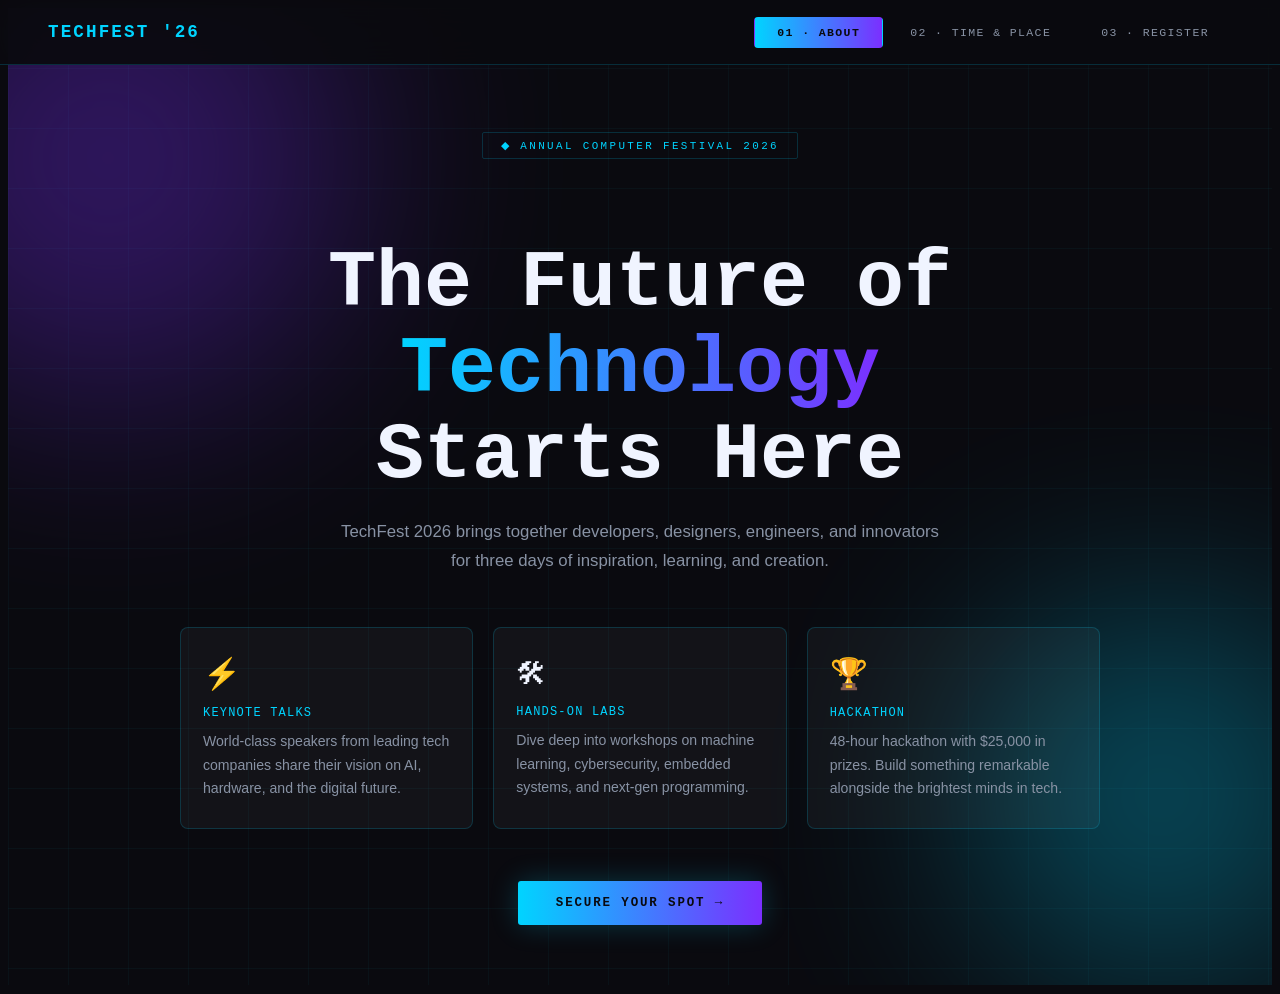
<file: index.html>
<!DOCTYPE html>
<html lang="en">

<head>
  <meta charset="UTF-8" />
  <meta name="viewport" content="width=device-width, initial-scale=1.0" />
  <title>TechFest 2026 — Computer Festival</title>
  <link rel="stylesheet" href="./style.css">
</head>

<body>

  <!-- TAB NAV -->
  <nav class="tab-nav">
    <div class="nav-logo">TECHFEST '26</div>
    <div class="tab-buttons">
      <button class="tab-btn active" onclick="showPage('about', this)">01 · About</button>
      <button class="tab-btn" onclick="showPage('venue', this)">02 · Time &amp; Place</button>
      <button class="tab-btn" onclick="showPage('register', this)">03 · Register</button>
    </div>
  </nav>

  <!-- ═══════ PAGE 1 — ABOUT ═══════ -->
  <div id="page-about" class="page active">
    <div class="grid-bg"></div>
    <div class="orb orb1"></div>
    <div class="orb orb2"></div>
    <div class="about-wrap">
      <div class="eyebrow">&#9670; Annual Computer Festival 2026</div>
      <h1>The Future of<br><span class="grad">Technology</span><br>Starts Here</h1>
      <p class="tagline">
        TechFest 2026 brings together developers, designers, engineers,
        and innovators for three days of inspiration, learning, and creation.
      </p>
      <div class="cards">
        <div class="card">
          <div class="card-icon">⚡</div>
          <div class="card-title">Keynote Talks</div>
          <div class="card-body">World-class speakers from leading tech companies share their vision on AI, hardware,
            and the digital future.</div>
        </div>
        <div class="card">
          <div class="card-icon">🛠</div>
          <div class="card-title">Hands-On Labs</div>
          <div class="card-body">Dive deep into workshops on machine learning, cybersecurity, embedded systems, and
            next-gen programming.</div>
        </div>
        <div class="card">
          <div class="card-icon">🏆</div>
          <div class="card-title">Hackathon</div>
          <div class="card-body">48-hour hackathon with $25,000 in prizes. Build something remarkable alongside the
            brightest minds in tech.</div>
        </div>
      </div>
      <button class="btn" onclick="showPage('register', document.querySelectorAll('.tab-btn')[2])">
        Secure Your Spot →
      </button>
    </div>
  </div>

  <!-- ═══════ PAGE 2 — TIME & PLACE ═══════ -->
  <div id="page-venue" class="page">
    <div class="grid-bg"></div>
    <div class="orb orb3"></div>
    <div class="orb orb4"></div>
    <div class="venue-wrap">
      <div class="sec-head">
        <div class="eyebrow">&#9670; Event Details</div>
        <h2>When &amp; <span>Where</span></h2>
        <p>Everything you need to plan your visit to TechFest 2026.</p>
      </div>
      <div class="venue-grid">
        <div class="info-box">
          <div class="info-label">📅 Date</div>
          <div class="info-val">September 12–14, 2026</div>
          <div class="info-sub">Three full days of programming.<br>Doors open at 8:00 AM each day.</div>
        </div>
        <div class="info-box">
          <div class="info-label">📍 Location</div>
          <div class="info-val">Guliston , Sirdaryo</div>
          <div class="info-sub">Beeline Street, Sirdaryo, Camelot LC.</div>
        </div>
        <div class="sched-box">
          <div class="info-label">🗓 Daily Schedule</div>
          <div class="sched-list">
            <div class="sched-row">
              <div class="sched-t">08:00 AM</div>
              <div class="sched-dot"></div>
              <div class="sched-d">Registration & Networking Breakfast</div>
            </div>
            <div class="sched-row">
              <div class="sched-t">09:30 AM</div>
              <div class="sched-dot"></div>
              <div class="sched-d">Opening Keynote — Main Stage</div>
            </div>
            <div class="sched-row">
              <div class="sched-t">11:00 AM</div>
              <div class="sched-dot"></div>
              <div class="sched-d">Breakout Sessions & Workshops</div>
            </div>
            <div class="sched-row">
              <div class="sched-t">01:00 PM</div>
              <div class="sched-dot"></div>
              <div class="sched-d">Lunch Break & Expo Floor Open</div>
            </div>
            <div class="sched-row">
              <div class="sched-t">02:30 PM</div>
              <div class="sched-dot"></div>
              <div class="sched-d">Hackathon Kickoff & Panel Talks</div>
            </div>
            <div class="sched-row">
              <div class="sched-t">06:00 PM</div>
              <div class="sched-dot"></div>
              <div class="sched-d">Evening Networking Reception</div>
            </div>
          </div>
        </div>
      </div>
    </div>
  </div>

  <!-- ═══════ PAGE 3 — REGISTER ═══════ -->
  <div id="page-register" class="page">
    <div class="grid-bg"></div>
    <div class="orb orb5"></div>
    <div class="reg-wrap">
      <div class="eyebrow">&#9670; Limited Seats Available</div>
      <h2>Register for<br><span>TechFest 2026</span></h2>
      <p>Why is it $5 to attend this event? This money is for us to organize even bigger projects and festivals in the
        future. We decided to host this event without any advertising or sponsorships so that you can fully enjoy the
        festival. I hope you understand us. A huge thank you to everyone who supported us!.</p>
      <div class="reg-form">
        <div class="form-grp">
          <label class="form-lbl" for="fullname">Full Name</label>
          <input class="form-inp" type="text" id="fullname" placeholder="e.g. Otabek Erkinov" autocomplete="name" />
        </div>
        <div class="form-grp">
          <label class="form-lbl" for="email">Email Address</label>
          <input class="form-inp" type="email" id="email" placeholder="e.g. otabek@email.com" autocomplete="email" />
        </div>
        <div class="form-grp">
          <label class="form-lbl" for="email">Card information</label>
          <input class="form-inp" type="number" id="fullname" placeholder="e.g. 1234 5678 1111 2222"
            autocomplete="cc-number" />
        </div>
        <button class="btn btn-full" onclick="submitForm()">Send My Invitation →</button>
        <div class="success" id="successMsg">🎉 You're registered! Check your inbox for your TechFest 2026 invitation.
        </div>
      </div>
    </div>
  </div>

  <script>
    function showPage(name, btn) {
      document.querySelectorAll('.page').forEach(p => p.classList.remove('active'));
      document.querySelectorAll('.tab-btn').forEach(b => b.classList.remove('active'));
      document.getElementById('page-' + name).classList.add('active');
      btn.classList.add('active');
    }

    function submitForm() {
      const name = document.getElementById('fullname').value.trim();
      const email = document.getElementById('email').value.trim();
      const msg = document.getElementById('successMsg');
      if (!name) { alert('Please enter your full name.'); return; }
      if (!email || !email.includes('@')) { alert('Please enter a valid email address.'); return; }
      msg.style.display = 'block';
      document.getElementById('fullname').value = '';
      document.getElementById('email').value = '';
      setTimeout(() => { msg.style.display = 'none'; }, 5000);
    }
  </script>

</body>

</html>
</file>
<file: style.css>
:root {
    --black: #0A0A0F;
    --deep: #10101A;
    --blue: #00D4FF;
    --violet: #7B2FFF;
    --pink: #FF2DAF;
    --white: #F0F4FF;
    --muted: #8892A4;
    --card: rgba(255, 255, 255, 0.04);
    --border: rgba(0, 212, 255, 0.18);
}

body {
    background: var(--black);
    color: var(--white);
    font-family: 'Inter', sans-serif;
    min-height: 100vh;
    overflow-x: hidden;
}

/* ── TAB NAV ── */
.tab-nav {
    position: fixed;
    top: 0;
    left: 0;
    right: 0;
    z-index: 999;
    display: flex;
    align-items: center;
    justify-content: space-between;
    padding: 0 48px;
    height: 64px;
    background: rgba(10, 10, 15, 0.92);
    backdrop-filter: blur(16px);
    border-bottom: 1px solid var(--border);
}

.nav-logo {
    font-family: 'Orbitron', monospace;
    font-weight: 900;
    font-size: 1.1rem;
    letter-spacing: .12em;
    color: var(--blue);
}

.tab-buttons {
    display: flex;
    gap: 4px;
}

.tab-btn {
    font-family: 'Orbitron', monospace;
    font-size: .72rem;
    letter-spacing: .12em;
    text-transform: uppercase;
    padding: 8px 22px;
    border: 1px solid transparent;
    border-radius: 4px;
    background: transparent;
    color: var(--muted);
    cursor: pointer;
    transition: all .25s;
}

.tab-btn:hover {
    color: var(--blue);
    border-color: var(--border);
}

.tab-btn.active {
    background: linear-gradient(90deg, var(--blue), var(--violet));
    color: var(--black);
    font-weight: 700;
    border-color: transparent;
}

/* ── PAGES ── */
.page {
    display: none;
    min-height: 100vh;
    padding-top: 64px;
    position: relative;
    overflow: hidden;
}

.page.active {
    display: flex;
    flex-direction: column;
}

/* ── GRID BG ── */
.grid-bg {
    position: absolute;
    inset: 0;
    background-image:
        linear-gradient(rgba(0, 212, 255, .04) 1px, transparent 1px),
        linear-gradient(90deg, rgba(0, 212, 255, .04) 1px, transparent 1px);
    background-size: 60px 60px;
    pointer-events: none;
    z-index: 0;
}

.orb {
    position: absolute;
    border-radius: 50%;
    filter: blur(110px);
    opacity: .32;
    pointer-events: none;
    z-index: 0;
}

/* ═══════════════════════════
       PAGE 1 — ABOUT
    ═══════════════════════════ */
#page-about {
    background: var(--black);
    align-items: center;
    justify-content: center;
}

#page-about .orb1 {
    width: 500px;
    height: 500px;
    background: var(--violet);
    top: -100px;
    left: -150px;
}

#page-about .orb2 {
    width: 380px;
    height: 380px;
    background: var(--blue);
    bottom: 0;
    right: -80px;
}

.about-wrap {
    position: relative;
    z-index: 2;
    max-width: 920px;
    width: 100%;
    padding: 60px 48px;
    text-align: center;
}

.eyebrow {
    display: inline-block;
    font-family: 'Orbitron', monospace;
    font-size: .68rem;
    letter-spacing: .22em;
    text-transform: uppercase;
    color: var(--blue);
    border: 1px solid var(--border);
    padding: 6px 18px;
    border-radius: 2px;
    margin-bottom: 28px;
}

h1 {
    font-family: 'Orbitron', monospace;
    font-size: clamp(2.6rem, 6.5vw, 5rem);
    font-weight: 900;
    line-height: 1.08;
    margin-bottom: 16px;
}

.grad {
    background: linear-gradient(90deg, var(--blue), var(--violet));
    -webkit-background-clip: text;
    -webkit-text-fill-color: transparent;
    background-clip: text;
}

.tagline {
    font-size: 1.05rem;
    color: var(--muted);
    font-weight: 300;
    line-height: 1.75;
    margin-bottom: 52px;
    max-width: 620px;
    margin-left: auto;
    margin-right: auto;
}

.cards {
    display: grid;
    grid-template-columns: repeat(3, 1fr);
    gap: 20px;
    margin-bottom: 52px;
}

.card {
    background: var(--card);
    border: 1px solid var(--border);
    border-radius: 8px;
    padding: 28px 22px;
    text-align: left;
    transition: border-color .3s, transform .3s;
}

.card:hover {
    border-color: rgba(0, 212, 255, .5);
    transform: translateY(-4px);
}

.card-icon {
    font-size: 1.9rem;
    margin-bottom: 14px;
}

.card-title {
    font-family: 'Orbitron', monospace;
    font-size: .75rem;
    letter-spacing: .1em;
    text-transform: uppercase;
    color: var(--blue);
    margin-bottom: 10px;
}

.card-body {
    font-size: .88rem;
    line-height: 1.65;
    color: var(--muted);
}

.btn {
    display: inline-block;
    font-family: 'Orbitron', monospace;
    font-size: .78rem;
    font-weight: 700;
    letter-spacing: .15em;
    text-transform: uppercase;
    padding: 15px 38px;
    background: linear-gradient(90deg, var(--blue), var(--violet));
    color: var(--black);
    border: none;
    border-radius: 3px;
    cursor: pointer;
    transition: opacity .25s, transform .25s, box-shadow .25s;
    box-shadow: 0 0 28px rgba(0, 212, 255, .22);
}

.btn:hover {
    opacity: .88;
    transform: translateY(-2px);
    box-shadow: 0 0 48px rgba(0, 212, 255, .4);
}

/* ═══════════════════════════
       PAGE 2 — TIME & PLACE
    ═══════════════════════════ */
#page-venue {
    background: var(--deep);
    align-items: center;
    justify-content: center;
}

#page-venue .orb3 {
    width: 420px;
    height: 420px;
    background: var(--pink);
    top: 60px;
    right: -80px;
}

#page-venue .orb4 {
    width: 320px;
    height: 320px;
    background: var(--blue);
    bottom: 0;
    left: -40px;
}

.venue-wrap {
    position: relative;
    z-index: 2;
    max-width: 960px;
    width: 100%;
    padding: 60px 48px;
}

.sec-head {
    margin-bottom: 50px;
}

.sec-head h2 {
    font-family: 'Orbitron', monospace;
    font-size: clamp(2rem, 5vw, 3.4rem);
    font-weight: 900;
    line-height: 1.1;
    margin-top: 14px;
}

.sec-head h2 span {
    color: var(--blue);
}

.sec-head p {
    margin-top: 12px;
    color: var(--muted);
    font-size: .95rem;
    font-weight: 300;
}

.venue-grid {
    display: grid;
    grid-template-columns: 1fr 1fr;
    gap: 20px;
}

.info-box {
    background: var(--card);
    border: 1px solid var(--border);
    border-radius: 8px;
    padding: 32px 28px;
    transition: border-color .3s;
}

.info-box:hover {
    border-color: rgba(0, 212, 255, .45);
}

.info-label {
    font-family: 'Orbitron', monospace;
    font-size: .65rem;
    letter-spacing: .22em;
    text-transform: uppercase;
    color: var(--blue);
    margin-bottom: 14px;
}

.info-val {
    font-family: 'Orbitron', monospace;
    font-size: clamp(1.3rem, 2.5vw, 1.8rem);
    font-weight: 700;
    line-height: 1.3;
    margin-bottom: 10px;
}

.info-sub {
    font-size: .88rem;
    color: var(--muted);
    line-height: 1.65;
}

.sched-box {
    grid-column: 1 / -1;
    background: var(--card);
    border: 1px solid var(--border);
    border-radius: 8px;
    padding: 32px 28px;
}

.sched-list {
    margin-top: 20px;
    display: flex;
    flex-direction: column;
    gap: 14px;
}

.sched-row {
    display: flex;
    align-items: center;
    gap: 22px;
    padding-bottom: 14px;
    border-bottom: 1px solid rgba(255, 255, 255, .06);
}

.sched-row:last-child {
    border-bottom: none;
    padding-bottom: 0;
}

.sched-t {
    font-family: 'Orbitron', monospace;
    font-size: .78rem;
    color: var(--blue);
    min-width: 88px;
    letter-spacing: .06em;
}

.sched-dot {
    width: 7px;
    height: 7px;
    border-radius: 50%;
    background: var(--violet);
    flex-shrink: 0;
}

.sched-d {
    font-size: .88rem;
    color: var(--muted);
}

/* ═══════════════════════════
       PAGE 3 — REGISTER
    ═══════════════════════════ */
#page-register {
    background: var(--black);
    align-items: center;
    justify-content: center;
}

#page-register .orb5 {
    width: 520px;
    height: 520px;
    background: var(--violet);
    bottom: -130px;
    left: 50%;
    transform: translateX(-50%);
}

.reg-wrap {
    position: relative;
    z-index: 2;
    max-width: 560px;
    width: 100%;
    padding: 60px 48px;
    text-align: center;
}

.reg-wrap h2 {
    font-family: 'Orbitron', monospace;
    font-size: clamp(1.8rem, 4vw, 2.8rem);
    font-weight: 900;
    line-height: 1.15;
    margin: 14px 0;
}

.reg-wrap h2 span {
    color: var(--blue);
}

.reg-wrap>p {
    color: var(--muted);
    font-size: .92rem;
    line-height: 1.75;
    margin-bottom: 36px;
}

.reg-form {
    background: var(--card);
    border: 1px solid var(--border);
    border-radius: 10px;
    padding: 38px 34px;
    text-align: left;
}

.form-grp {
    margin-bottom: 22px;
}

.form-lbl {
    display: block;
    font-family: 'Orbitron', monospace;
    font-size: .65rem;
    letter-spacing: .18em;
    text-transform: uppercase;
    color: var(--blue);
    margin-bottom: 10px;
}

.form-inp {
    width: 100%;
    background: rgba(255, 255, 255, .04);
    border: 1px solid rgba(0, 212, 255, .2);
    border-radius: 5px;
    padding: 13px 16px;
    font-family: 'Inter', sans-serif;
    font-size: .93rem;
    color: var(--white);
    outline: none;
    transition: border-color .25s, box-shadow .25s;
}

.form-inp::placeholder {
    color: rgba(136, 146, 164, .45);
}

.form-inp:focus {
    border-color: var(--blue);
    box-shadow: 0 0 0 3px rgba(0, 212, 255, .1);
}

.btn-full {
    width: 100%;
    margin-top: 6px;
    padding: 17px;
}

.success {
    display: none;
    margin-top: 20px;
    padding: 16px;
    background: rgba(0, 212, 255, .08);
    border: 1px solid rgba(0, 212, 255, .35);
    border-radius: 6px;
    font-size: .88rem;
    color: var(--blue);
    text-align: center;
    letter-spacing: .02em;
}

/* ── RESPONSIVE ── */
@media (max-width: 700px) {
    .tab-nav {
        padding: 0 16px;
    }

    .tab-btn {
        padding: 7px 12px;
        font-size: .62rem;
    }

    .about-wrap,
    .venue-wrap,
    .reg-wrap {
        padding: 40px 20px;
    }

    .cards {
        grid-template-columns: 1fr;
    }

    .venue-grid {
        grid-template-columns: 1fr;
    }

    .sched-box {
        grid-column: 1;
    }

    .reg-form {
        padding: 26px 18px;
    }
}
</file>
